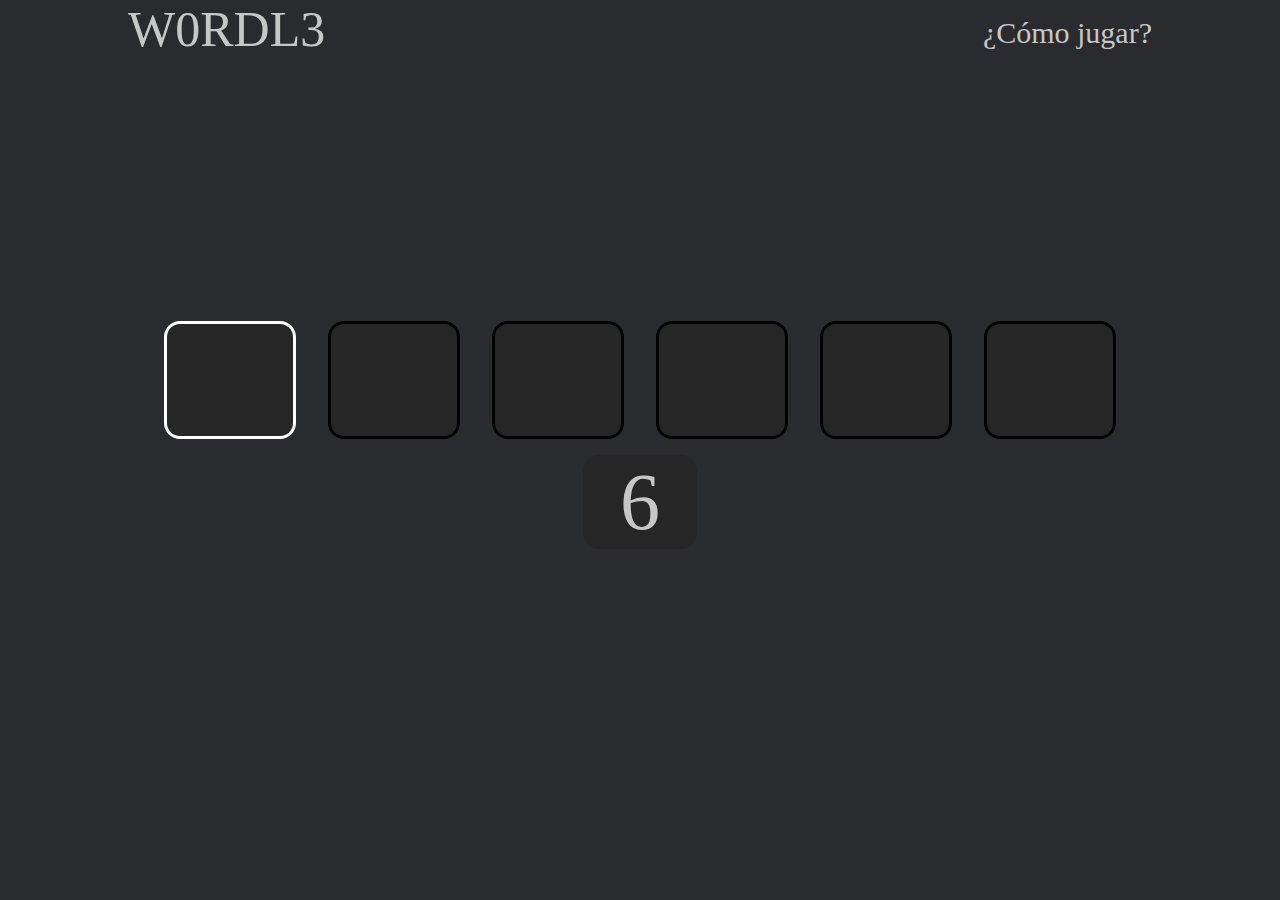
<file: index.html>
<!DOCTYPE html>
<html lang="en">
<head>
    <title>W0RDL3</title>
    <link rel="stylesheet" href="style/styles.css">
</head>
<body id="body">
    <div class="header">
        <div class="logo">
            <a href="index.html">W0RDL3</a>
        </div>
        <div class="linkTutorial">
            <a href="tutorial.html">¿Cómo jugar?</a>
        </div>
    </div>

    <div class="container-test">
        <div class="container-general">
            <div class="container-juego">
                <div class="bloque" id=0>0</div>
                <div class="bloque" id=1>0</div>
                <div class="bloque" id=2>0</div>
                <div class="bloque" id=3>0</div>
                <div class="bloque" id=4>0</div>
                <div class="bloque" id=5>0</div>
            </div>
            <div class="vidas" id="vidas">6</div>
            <div class="container-score">
                <div class="score" id ="score">Puntaje: puntaje</div>
                <div class="timer" id="timer">Tu tiempo</div>
            </div>
            <div class="timer" id="best-time">Mejor tiempo: tiempo</div>
    
        </div>
        <div class="container-keyboard">
            <div class="primeraFila">
                <button onclick="noTengoIdea(value)" id="0" value="Q">Q</button>
                <button onclick="noTengoIdea(value)" id="1" value="W">W</button>
                <button onclick="noTengoIdea(value)" id="2" value="E">E</button>
                <button onclick="noTengoIdea(value)" id="3" value="R">R</button>
                <button onclick="noTengoIdea(value)" id="4" value="T">T</button>
                <button onclick="noTengoIdea(value)" id="5" value="Y">Y</button>
                <button onclick="noTengoIdea(value)" id="6" value="U">U</button>
                <button onclick="noTengoIdea(value)" id="7" value="I">I</button>
                <button onclick="noTengoIdea(value)" id="8" value="O">O</button>
                <button onclick="noTengoIdea(value)" id="9" value="P">P</button>
            </div>
            <div class="segundaFila">
                <button onclick="noTengoIdea(value)" id="10" value="A">A</button>
                <button onclick="noTengoIdea(value)" id="11" value="S">S</button>
                <button onclick="noTengoIdea(value)" id="12" value="D">D</button>
                <button onclick="noTengoIdea(value)" id="13" value="F">F</button>
                <button onclick="noTengoIdea(value)" id="14" value="G">G</button>
                <button onclick="noTengoIdea(value)" id="15" value="H">H</button>
                <button onclick="noTengoIdea(value)" id="16" value="J">J</button>
                <button onclick="noTengoIdea(value)" id="17" value="K">K</button>
                <button onclick="noTengoIdea(value)" id="18" value="L">L</button>
                <button onclick="noTengoIdea(value)" id="19" value="Ñ">Ñ</button>
            </div>
            <div class="terceraFila">
                <button onclick="noTengoIdea(value)" id="20" value="Z">Z</button>
                <button onclick="noTengoIdea(value)" id="21" value="X">X</button>
                <button onclick="noTengoIdea(value)" id="22" value="C">C</button>
                <button onclick="noTengoIdea(value)" id="23" value="V">V</button>
                <button onclick="noTengoIdea(value)" id="24" value="B">B</button>
                <button onclick="noTengoIdea(value)" id="25" value="N">N</button>
                <button onclick="noTengoIdea(value)" id="26" value="M">M</button>
            </div>
        </div>
    </div>

    
    
    <script src="script/palabras.js"></script>
    <script src="script/script.js"></script>
</body>
</html>
</file>
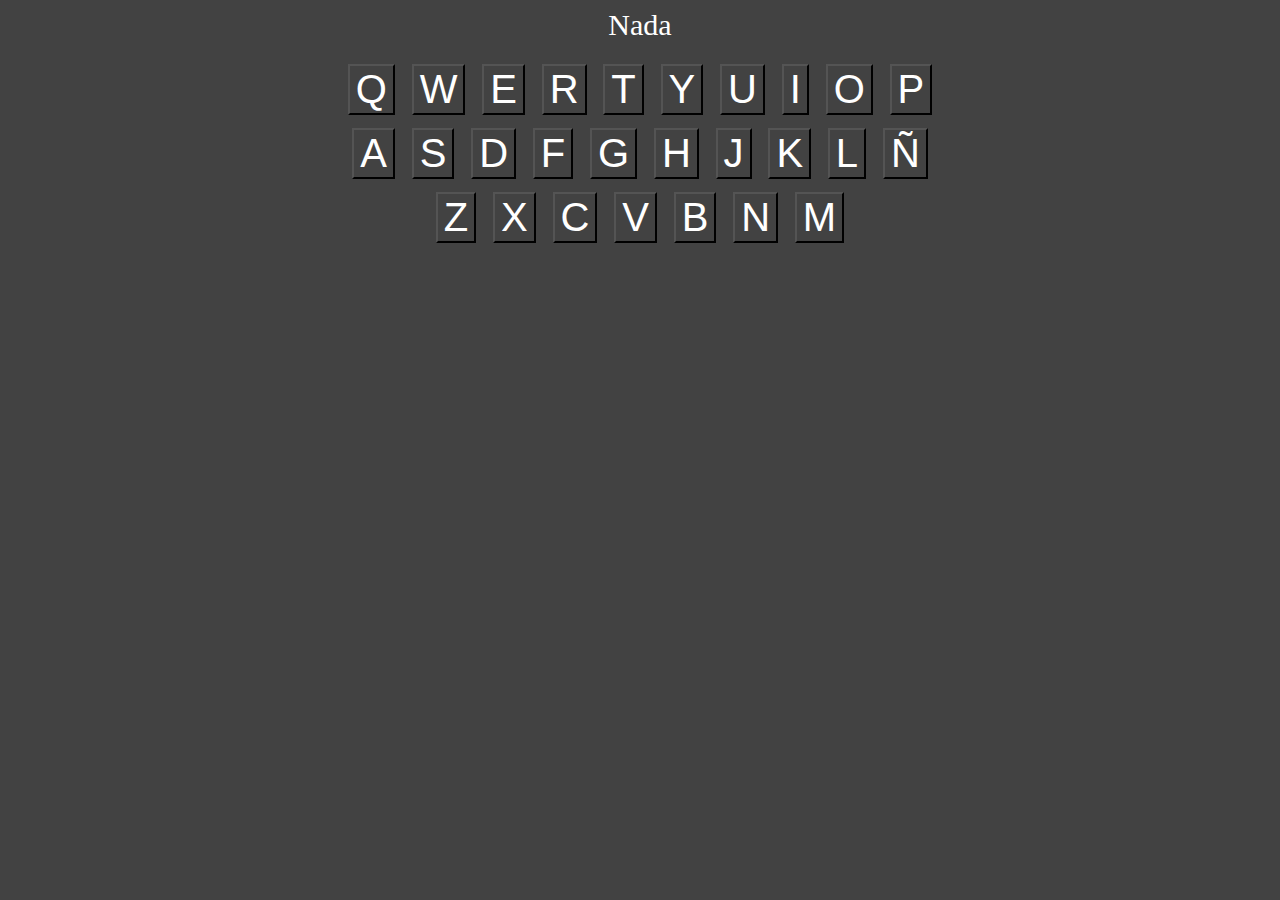
<file: keyboardTest.html>
<!DOCTYPE html>
<html>
<head>
    <title>keyboard test</title>
    <link rel="stylesheet" href="style/styleKeyboard.css">
</head>
<body>
    <div id="output">Nada</div>
    <div class="container-keyboard">
        <div class="primeraFila">
            <button onclick="noTengoIdea(value)" id="0" value="Q">Q</button>
            <button onclick="noTengoIdea(value)" id="1" value="W">W</button>
            <button onclick="noTengoIdea(value)" id="2" value="E">E</button>
            <button onclick="noTengoIdea(value)" id="3" value="R">R</button>
            <button onclick="noTengoIdea(value)" id="4" value="T">T</button>
            <button onclick="noTengoIdea(value)" id="5" value="Y">Y</button>
            <button onclick="noTengoIdea(value)" id="6" value="U">U</button>
            <button onclick="noTengoIdea(value)" id="7" value="I">I</button>
            <button onclick="noTengoIdea(value)" id="8" value="O">O</button>
            <button onclick="noTengoIdea(value)" id="9" value="P">P</button>
        </div>
        <div class="segundaFila">
            <button onclick="noTengoIdea(value)" id="10" value="A">A</button>
            <button onclick="noTengoIdea(value)" id="11" value="S">S</button>
            <button onclick="noTengoIdea(value)" id="12" value="D">D</button>
            <button onclick="noTengoIdea(value)" id="13" value="F">F</button>
            <button onclick="noTengoIdea(value)" id="14" value="G">G</button>
            <button onclick="noTengoIdea(value)" id="15" value="H">H</button>
            <button onclick="noTengoIdea(value)" id="16" value="J">J</button>
            <button onclick="noTengoIdea(value)" id="17" value="K">K</button>
            <button onclick="noTengoIdea(value)" id="18" value="L">L</button>
            <button onclick="noTengoIdea(value)" id="19" value="Ñ">Ñ</button>
        </div>
        <div class="terceraFila">
            <button onclick="noTengoIdea(value)" id="20" value="Z">Z</button>
            <button onclick="noTengoIdea(value)" id="21" value="X">X</button>
            <button onclick="noTengoIdea(value)" id="22" value="C">C</button>
            <button onclick="noTengoIdea(value)" id="23" value="V">V</button>
            <button onclick="noTengoIdea(value)" id="24" value="B">B</button>
            <button onclick="noTengoIdea(value)" id="25" value="N">N</button>
            <button onclick="noTengoIdea(value)" id="26" value="M">M</button>
        </div>

        
    </div>
    <script src="script/keyboard.js"></script>
</body>
</html>
</file>
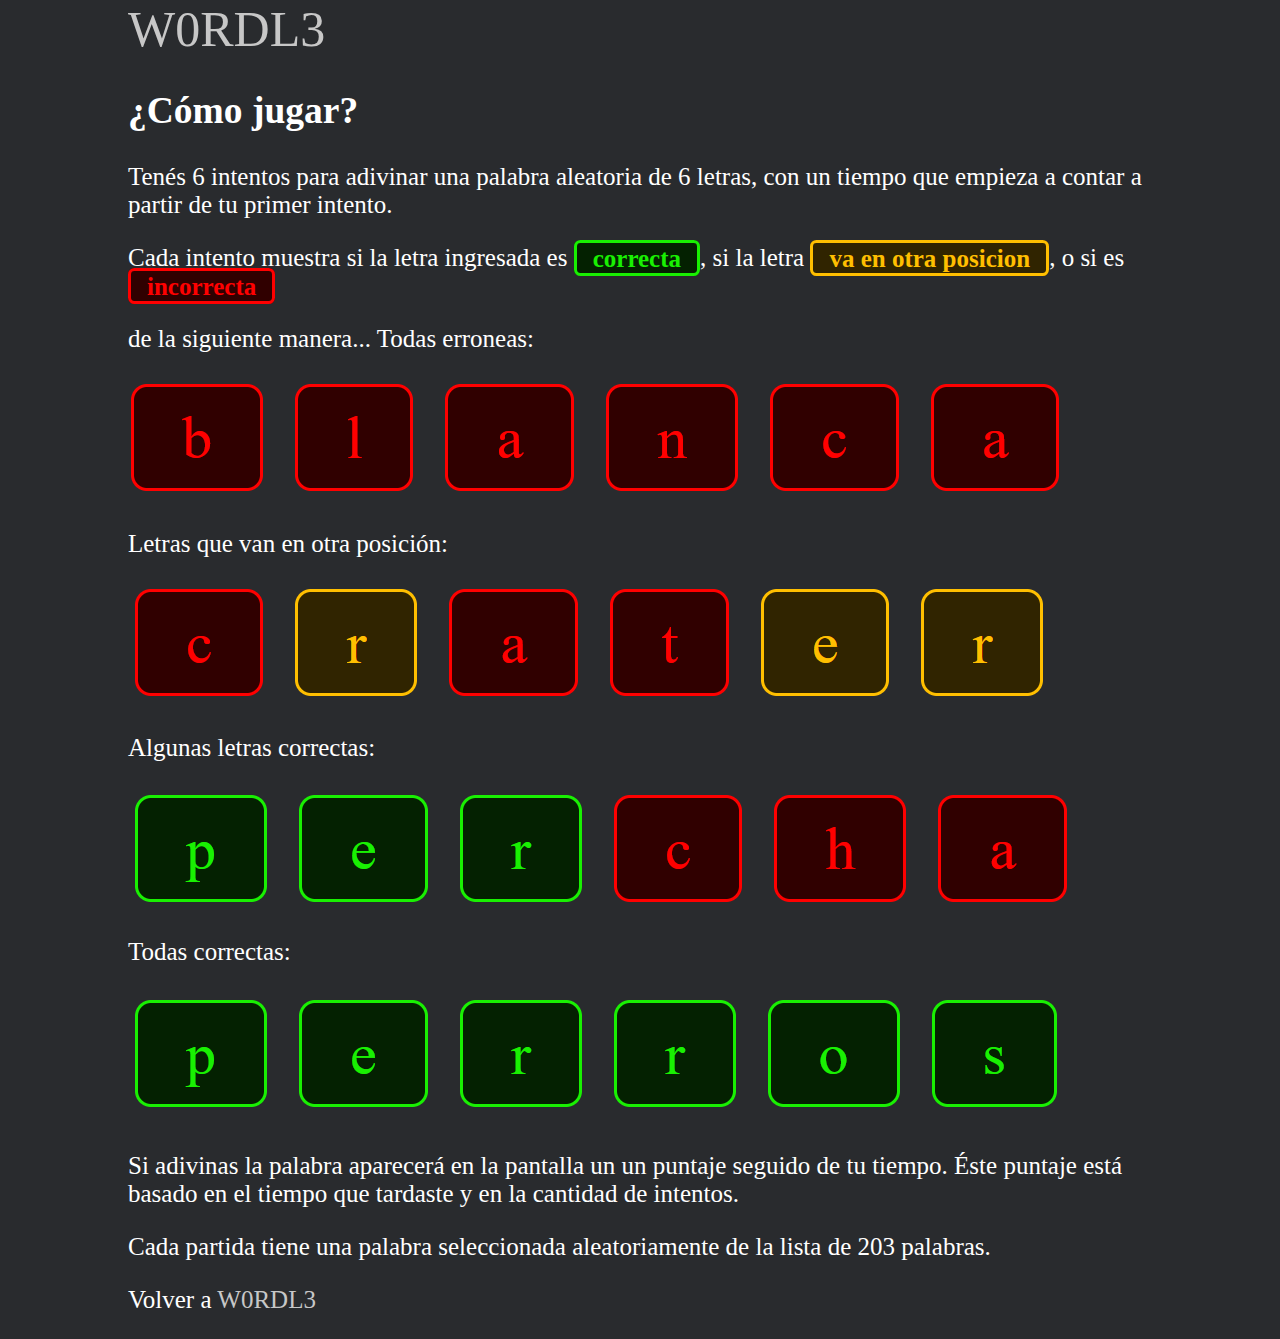
<file: tutorial.html>
<!DOCTYPE html>
<html lang="en">
<head>
    <title>W0RDL3 - ¿Cómo jugar?</title>
    <link rel="stylesheet" href="style/styles.css">
</head>
<body id="body">
    <script src="script/palabras.js"></script>
    <div class="header">
        <div class="logo">
            <a href="index.html">W0RDL3</a>
        </div>
    </div>
    <div class="tutorial">
        <h2>¿Cómo jugar?</h2>
        <p>Tenés 6 intentos para adivinar una palabra aleatoria de 6 letras, con un tiempo que empieza a contar a partir de tu primer intento.</p>
        <p>Cada intento muestra si la letra ingresada es 
        <strong class="texto-tut" style="color: #19f002; background-color: #042101; border: solid #19f002">correcta</strong>, si la letra 
        <strong class="texto-tut" style="color: #ffbf00; background-color: #302400; border: solid #ffbf00">va en otra posicion</strong>, o si es 
        <strong class="texto-tut" style="color: #ff0000; background-color: #300000; border: solid #ff0000">incorrecta</strong></p>
        <p>de la siguiente manera... Todas erroneas:</p>
        <p><img src="tutorial/tut1.png" alt=""></p>
        <p>Letras que van en otra posición: </p>
        <img src="tutorial/tut2.png" alt="">
        <p>Algunas letras correctas:</p>
        <img src="tutorial/tut3.png" alt="">
        <p>Todas correctas:</p>
        <img src="tutorial/tut4.png" alt="">
        <p>Si adivinas la palabra aparecerá en la pantalla un un puntaje seguido de tu tiempo. Éste puntaje está basado en el tiempo que tardaste y en la cantidad de intentos.</p>
        <p>Cada partida tiene una palabra seleccionada aleatoriamente de la lista de
        <script>
            document.write(palabra.length); 
        </script>
        palabras.
        </p>
        <p>Volver a <a href="index.html" style="color: #c7c7c7; text-decoration: none;">W0RDL3</a></p>
    </div>
</body>
</html>
</file>
<file: style/styles.css>
body{
    background-color: #292b2e;
    margin: 0 auto;
    transition: ease-in-out 1000ms;
    user-select: none;
}

.header{
    display:flex;
    margin: 0 auto;
    width: 80%;

}

.header a{
    color: #c7c7c7;
    text-decoration: none;
}

.logo{
    font-size: 50px;
    min-width: 50%;
}

.linkTutorial{
    font-size: 30px;
    min-width: 50%;
    text-align: right;
    margin-top: 1rem;
}
.container-general{
    min-height: 86vh;
    display: flex;
    flex-direction: column;
    align-items:center;
    justify-content: center;
}

.container-juego{
    display:flex;
    flex-direction:row;
    align-items: center;
    margin-top: 5rem;
}


.bloque{
    background-color: #262626;
    border: solid #000000;
    color: transparent;
    border-radius: 1rem;
    margin: 1rem;
    font-size: 60px;
    padding: 1rem 3rem;
    transition: ease-in-out 250ms;
    height: 80px;
    width: 30px;
}


.vidas{
    font-size: 80px;
    background-color: #262626;
    border-radius: 1rem;
    padding: .1rem 2.3rem;
    color: #c7c7c7;
    transition: ease-in-out 200ms;
}


.vidas img{
    height: 80px;
}

.container-score{
    font-size: 50px;
    display: flex;
    color: #707070;
    width:100%;
    margin: 0 auto;
    justify-content: center;
    align-items:center;

}

#best-time{
    font-size: 50px;
    color: #707070;
    width: 80%;
    text-align: right;
}

.score{
    width:30%;
    text-align: left;
    opacity: 0;
    transition: ease-in-out 1000ms;

}

.timer{
    width: 50%;
    text-align:right;
    opacity: 0;
    transition: ease-in-out 1000ms;

}

.tutorial{
    margin: 0 auto;
    width: 80%;
    font-size: 25px;
    color: white;
}

.texto-tut{
    background-color: #262626;
    border: solid #c7c7c7;
    border-radius: 0.4rem;
    padding: .1rem 1rem;
}

.container-keyboard{
    display: none;
}

/*====================== MOBILE ======================*/

@media (max-width: 1200px) {
    #body{
        background-color: green;
    }


    .bloque{
        background-color: #262626;
        border: solid #000000;
        color: transparent;
        border-radius: 1rem;
        margin: .20em;
        font-size: 55px;
        padding: 0;
        transition: ease-in-out 0ms;
        height: 2.5em;
        width: 2.5em;
        text-align: center;
    }

    .header{
        width: 100%;
    }

    .container-test{
        display: flex;
        flex-direction: column;
        align-items: center;
        height: 100%;
        background-color: pink;
    }

    .container-keyboard{
        display: flex;
        position: fixed;
        bottom: 35em;
        flex-direction: column;
        background-color: red;
        text-align: center;
        width: 100%;
        padding: 2rem 0;
        margin-top: -10rem;
        margin-left: auto;
        margin-right: auto;
        z-index: 999;
    }

    .container-keyboard button{
        font-size: 5em;
        margin: 0.27rem;
        margin-top: 2rem;
        width: 1em;
    }

    .container-general{
        min-height: 0;
    }
}
</file>
<file: style/styleKeyboard.css>
*{
    background-color: #424242;
    color: white;
}

#output{
    text-align: center;
    font-size: 30px;
}

.container-keyboard{
    text-align:center;
    margin-top: 1rem;
}

.container-keyboard button{
    font-size: 40px;
    margin: .4rem;
}
</file>
